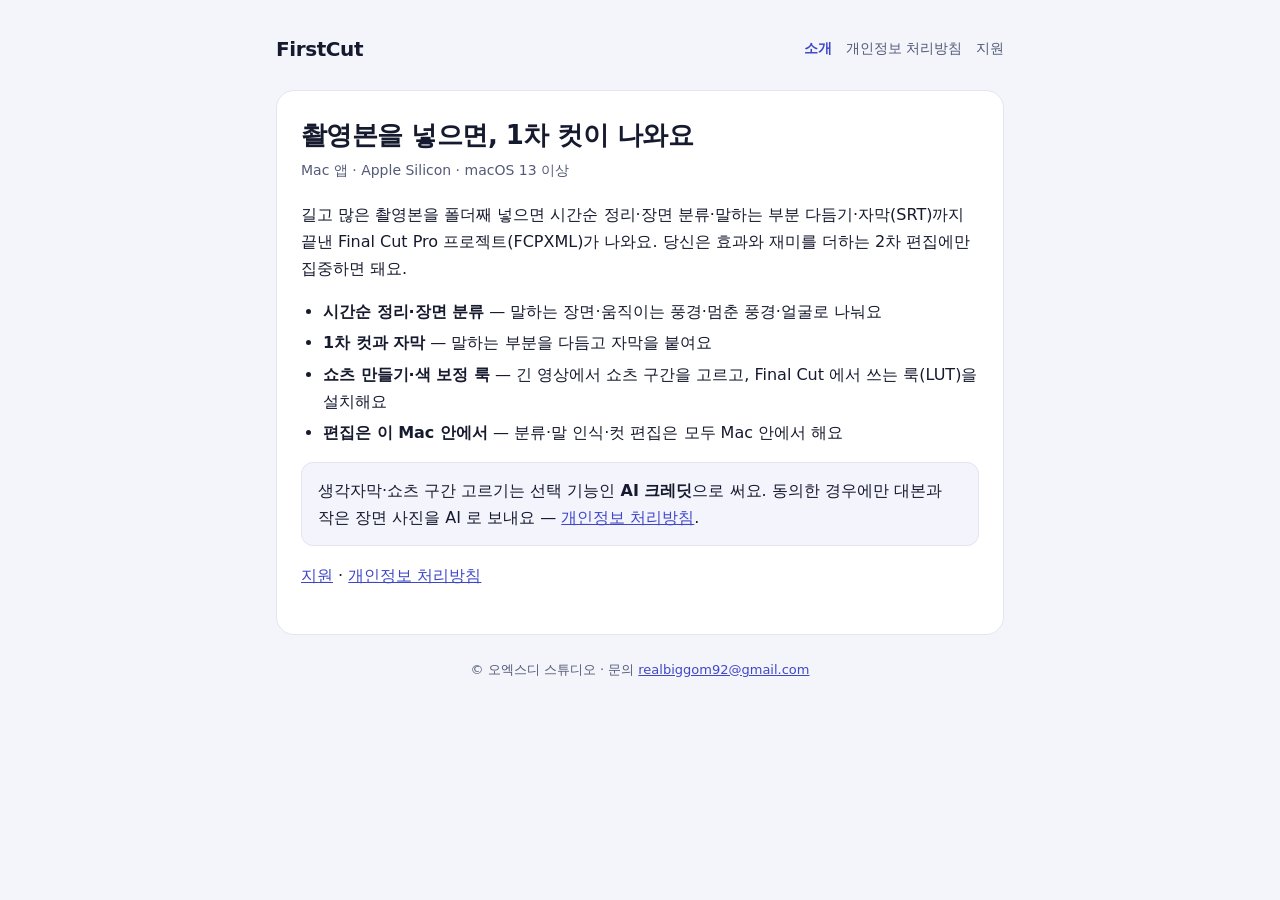
<file: index.html>
<!doctype html>
<html lang="ko">
<head>
<meta charset="utf-8">
<meta name="viewport" content="width=device-width, initial-scale=1">
<title>FirstCut — 촬영본을 넣으면 1차 컷이 나와요</title>
<meta name="description" content="촬영본 폴더를 넣으면 시간순 정리·장면 분류·1차 컷·자막까지 Final Cut 프로젝트로 만들어 주는 Mac 앱">
<link rel="stylesheet" href="style.css">
</head>
<body><div class="wrap">
<header><a class="brand" href="index.html">FirstCut</a>
  <nav><a href="index.html" aria-current="page">소개</a><a href="privacy.html">개인정보 처리방침</a><a href="support.html">지원</a></nav></header>
<main>
<h1>촬영본을 넣으면, 1차 컷이 나와요</h1>
<p class="meta">Mac 앱 · Apple Silicon · macOS 13 이상</p>
<p>길고 많은 촬영본을 폴더째 넣으면 시간순 정리·장면 분류·말하는 부분 다듬기·자막(SRT)까지 끝낸
Final Cut Pro 프로젝트(FCPXML)가 나와요. 당신은 효과와 재미를 더하는 2차 편집에만 집중하면 돼요.</p>
<ul>
  <li><b>시간순 정리·장면 분류</b> — 말하는 장면·움직이는 풍경·멈춘 풍경·얼굴로 나눠요</li>
  <li><b>1차 컷과 자막</b> — 말하는 부분을 다듬고 자막을 붙여요</li>
  <li><b>쇼츠 만들기·색 보정 룩</b> — 긴 영상에서 쇼츠 구간을 고르고, Final Cut 에서 쓰는 룩(LUT)을 설치해요</li>
  <li><b>편집은 이 Mac 안에서</b> — 분류·말 인식·컷 편집은 모두 Mac 안에서 해요</li>
</ul>
<div class="box">생각자막·쇼츠 구간 고르기는 선택 기능인 <b>AI 크레딧</b>으로 써요. 동의한 경우에만 대본과 작은 장면 사진을 AI 로 보내요 —
<a href="privacy.html">개인정보 처리방침</a>.</div>
<p><a href="support.html">지원</a> · <a href="privacy.html">개인정보 처리방침</a></p>
</main>
<footer>© 오엑스디 스튜디오 · 문의 <a href="mailto:realbiggom92@gmail.com">realbiggom92@gmail.com</a></footer>
</div></body>
</html>
</file>
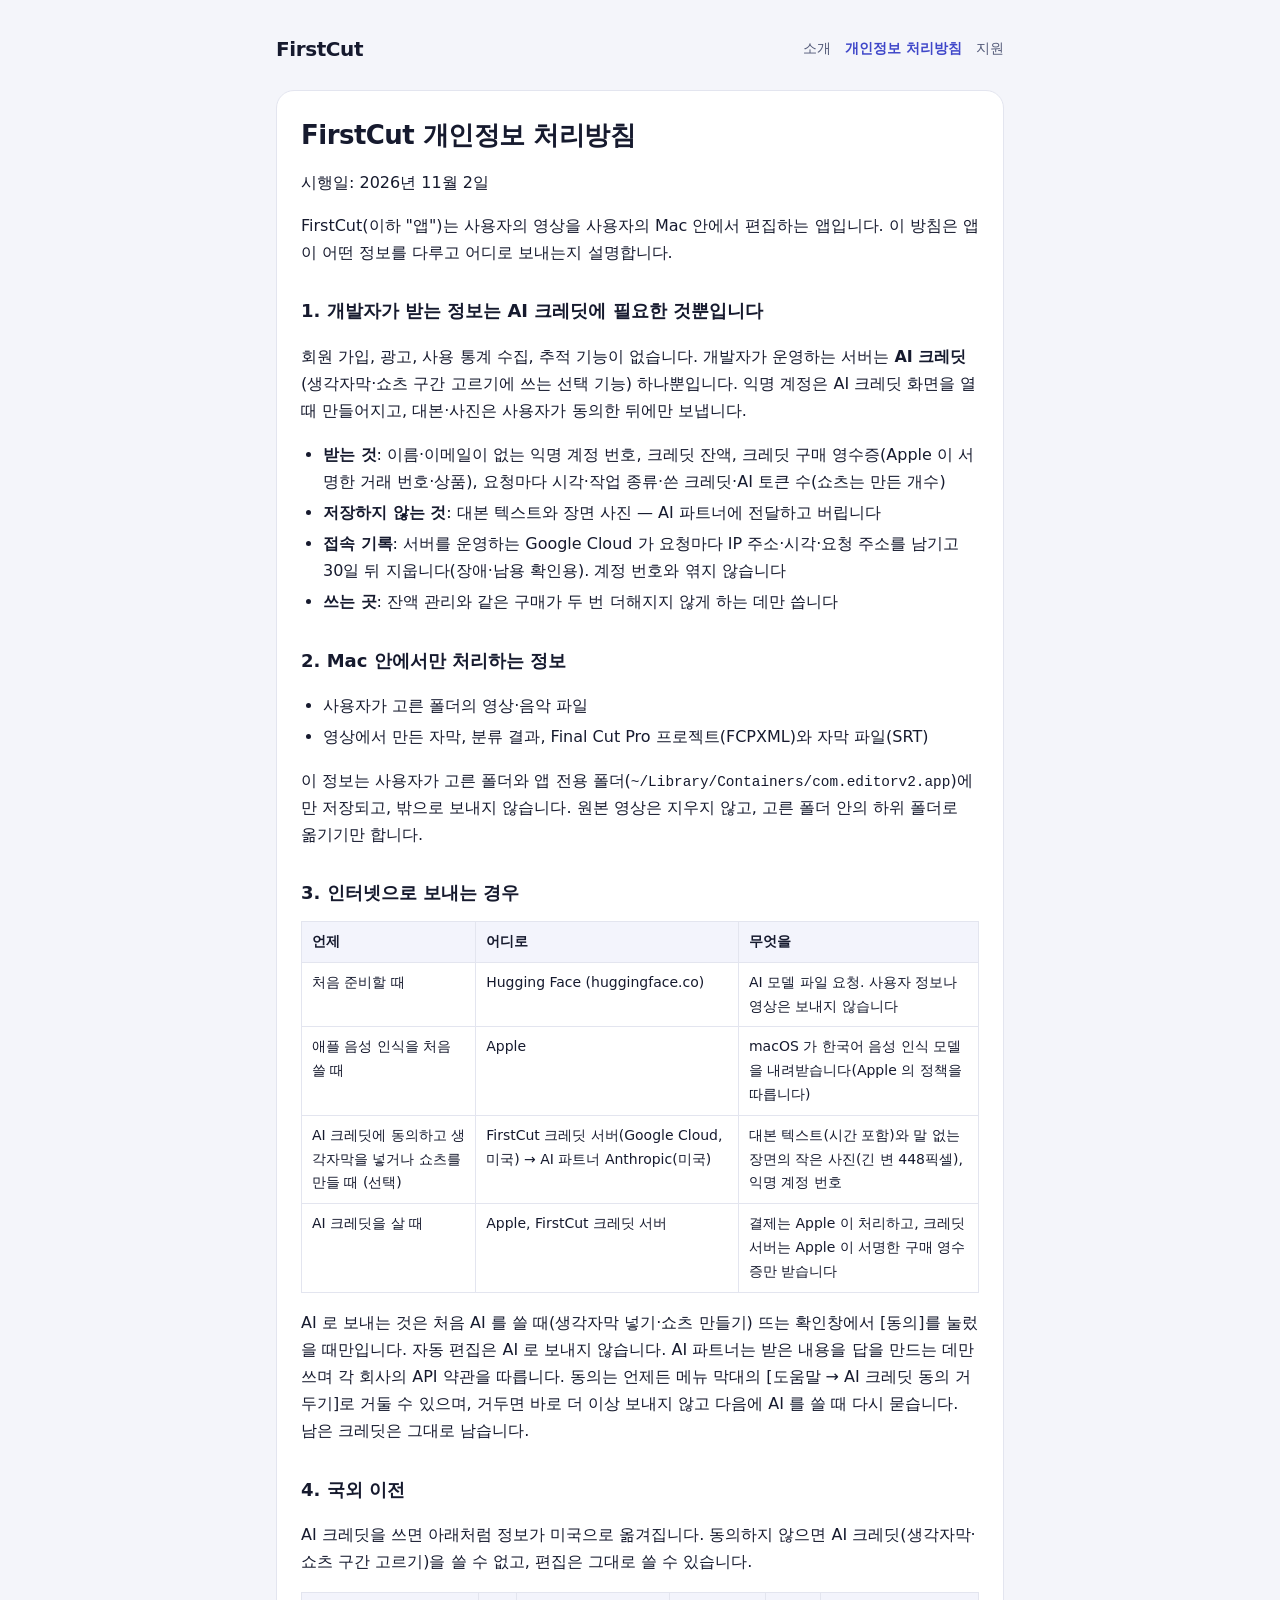
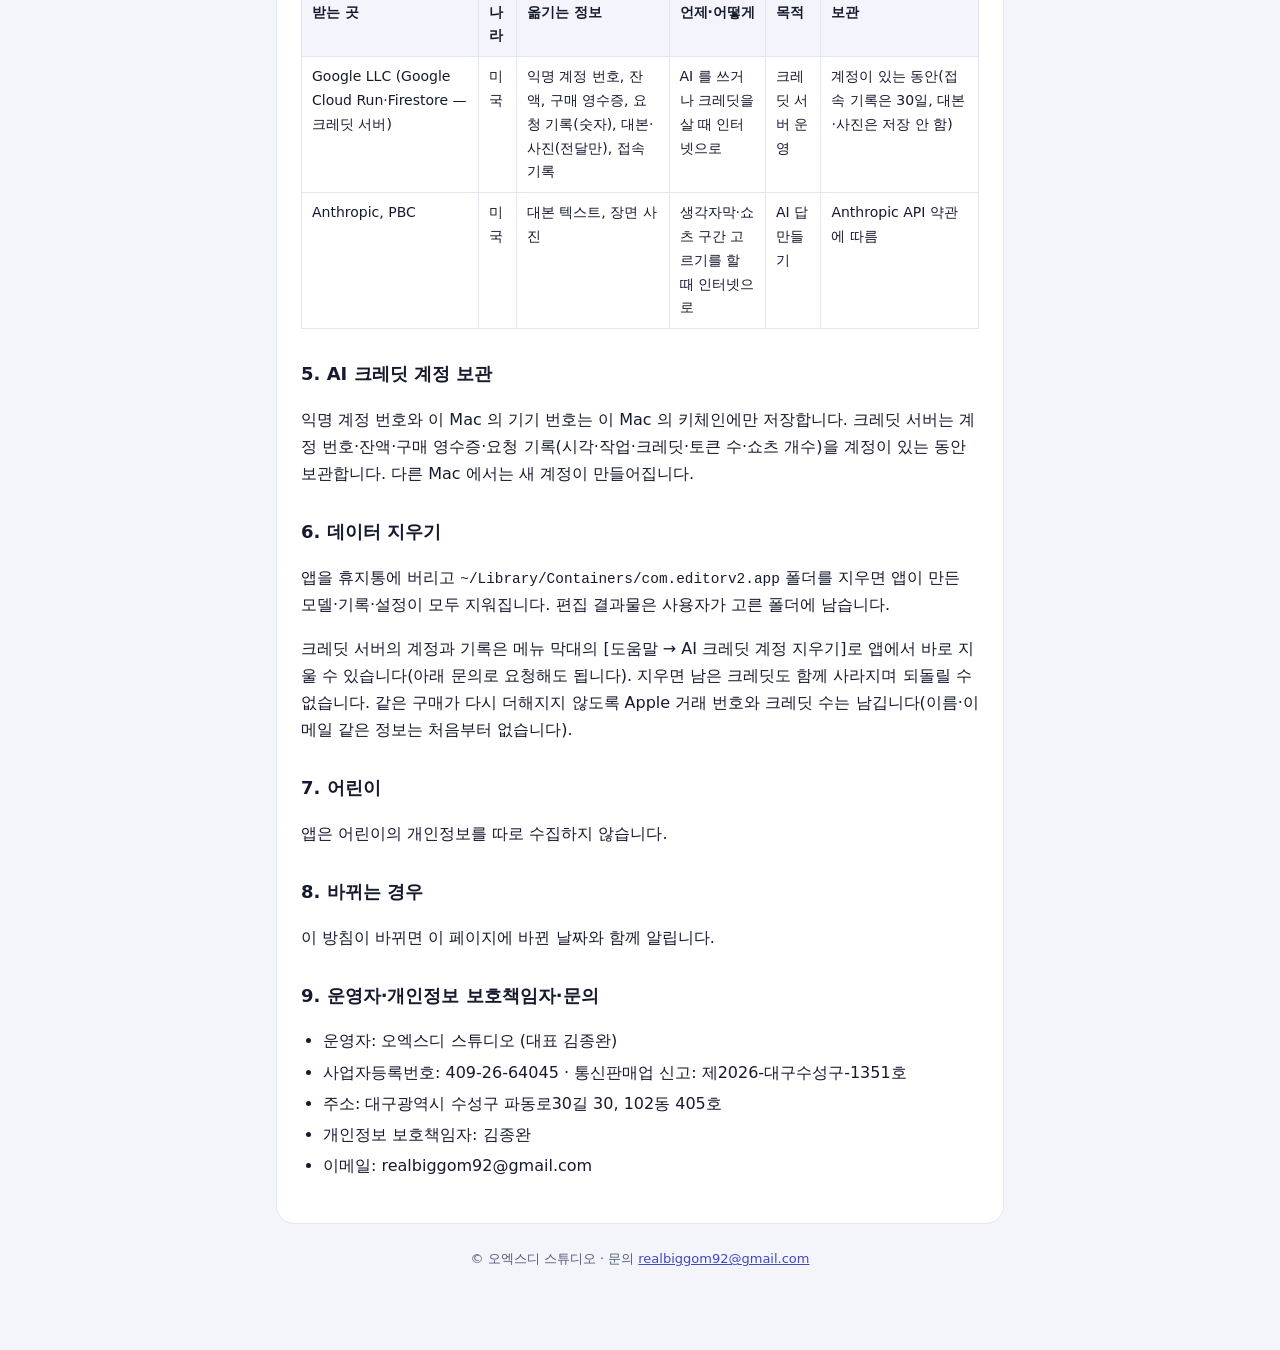
<file: privacy.html>
<!doctype html>
<html lang="ko">
<head>
<meta charset="utf-8">
<meta name="viewport" content="width=device-width, initial-scale=1">
<title>개인정보 처리방침 · FirstCut</title>
<link rel="stylesheet" href="style.css">
</head>
<body><div class="wrap">
<header><a class="brand" href="index.html">FirstCut</a>
  <nav><a href="index.html">소개</a><a href="privacy.html" aria-current="page">개인정보 처리방침</a><a href="support.html">지원</a></nav></header>
<main>
<h1>FirstCut 개인정보 처리방침</h1>
<p>시행일: 2026년 11월 2일</p>
<p>FirstCut(이하 "앱")는 사용자의 영상을 사용자의 Mac 안에서 편집하는 앱입니다. 이 방침은 앱이 어떤 정보를 다루고 어디로 보내는지 설명합니다.</p>
<h2>1. 개발자가 받는 정보는 AI 크레딧에 필요한 것뿐입니다</h2>
<p>회원 가입, 광고, 사용 통계 수집, 추적 기능이 없습니다. 개발자가 운영하는 서버는 <b>AI 크레딧</b>(생각자막·쇼츠 구간 고르기에 쓰는 선택 기능) 하나뿐입니다. 익명 계정은 AI 크레딧 화면을 열 때 만들어지고, 대본·사진은 사용자가 동의한 뒤에만 보냅니다.</p>
<ul><li><b>받는 것</b>: 이름·이메일이 없는 익명 계정 번호, 크레딧 잔액, 크레딧 구매 영수증(Apple 이 서명한 거래 번호·상품), 요청마다 시각·작업 종류·쓴 크레딧·AI 토큰 수(쇼츠는 만든 개수)</li><li><b>저장하지 않는 것</b>: 대본 텍스트와 장면 사진 — AI 파트너에 전달하고 버립니다</li><li><b>접속 기록</b>: 서버를 운영하는 Google Cloud 가 요청마다 IP 주소·시각·요청 주소를 남기고 30일 뒤 지웁니다(장애·남용 확인용). 계정 번호와 엮지 않습니다</li><li><b>쓰는 곳</b>: 잔액 관리와 같은 구매가 두 번 더해지지 않게 하는 데만 씁니다</li></ul>
<h2>2. Mac 안에서만 처리하는 정보</h2>
<ul><li>사용자가 고른 폴더의 영상·음악 파일</li><li>영상에서 만든 자막, 분류 결과, Final Cut Pro 프로젝트(FCPXML)와 자막 파일(SRT)</li></ul>
<p>이 정보는 사용자가 고른 폴더와 앱 전용 폴더(<code>~/Library/Containers/com.editorv2.app</code>)에만 저장되고, 밖으로 보내지 않습니다. 원본 영상은 지우지 않고, 고른 폴더 안의 하위 폴더로 옮기기만 합니다.</p>
<h2>3. 인터넷으로 보내는 경우</h2>
<div class="table"><table><thead><tr><th>언제</th><th>어디로</th><th>무엇을</th></tr></thead><tbody><tr><td>처음 준비할 때</td><td>Hugging Face (huggingface.co)</td><td>AI 모델 파일 요청. 사용자 정보나 영상은 보내지 않습니다</td></tr><tr><td>애플 음성 인식을 처음 쓸 때</td><td>Apple</td><td>macOS 가 한국어 음성 인식 모델을 내려받습니다(Apple 의 정책을 따릅니다)</td></tr><tr><td>AI 크레딧에 동의하고 생각자막을 넣거나 쇼츠를 만들 때 (선택)</td><td>FirstCut 크레딧 서버(Google Cloud, 미국) → AI 파트너 Anthropic(미국)</td><td>대본 텍스트(시간 포함)와 말 없는 장면의 작은 사진(긴 변 448픽셀), 익명 계정 번호</td></tr><tr><td>AI 크레딧을 살 때</td><td>Apple, FirstCut 크레딧 서버</td><td>결제는 Apple 이 처리하고, 크레딧 서버는 Apple 이 서명한 구매 영수증만 받습니다</td></tr></tbody></table></div>
<p>AI 로 보내는 것은 처음 AI 를 쓸 때(생각자막 넣기·쇼츠 만들기) 뜨는 확인창에서 [동의]를 눌렀을 때만입니다. 자동 편집은 AI 로 보내지 않습니다. AI 파트너는 받은 내용을 답을 만드는 데만 쓰며 각 회사의 API 약관을 따릅니다. 동의는 언제든 메뉴 막대의 [도움말 → AI 크레딧 동의 거두기]로 거둘 수 있으며, 거두면 바로 더 이상 보내지 않고 다음에 AI 를 쓸 때 다시 묻습니다. 남은 크레딧은 그대로 남습니다.</p>
<h2>4. 국외 이전</h2>
<p>AI 크레딧을 쓰면 아래처럼 정보가 미국으로 옮겨집니다. 동의하지 않으면 AI 크레딧(생각자막·쇼츠 구간 고르기)을 쓸 수 없고, 편집은 그대로 쓸 수 있습니다.</p>
<div class="table"><table><thead><tr><th>받는 곳</th><th>나라</th><th>옮기는 정보</th><th>언제·어떻게</th><th>목적</th><th>보관</th></tr></thead><tbody><tr><td>Google LLC (Google Cloud Run·Firestore — 크레딧 서버)</td><td>미국</td><td>익명 계정 번호, 잔액, 구매 영수증, 요청 기록(숫자), 대본·사진(전달만), 접속 기록</td><td>AI 를 쓰거나 크레딧을 살 때 인터넷으로</td><td>크레딧 서버 운영</td><td>계정이 있는 동안(접속 기록은 30일, 대본·사진은 저장 안 함)</td></tr><tr><td>Anthropic, PBC</td><td>미국</td><td>대본 텍스트, 장면 사진</td><td>생각자막·쇼츠 구간 고르기를 할 때 인터넷으로</td><td>AI 답 만들기</td><td>Anthropic API 약관에 따름</td></tr></tbody></table></div>
<h2>5. AI 크레딧 계정 보관</h2>
<p>익명 계정 번호와 이 Mac 의 기기 번호는 이 Mac 의 키체인에만 저장합니다. 크레딧 서버는 계정 번호·잔액·구매 영수증·요청 기록(시각·작업·크레딧·토큰 수·쇼츠 개수)을 계정이 있는 동안 보관합니다. 다른 Mac 에서는 새 계정이 만들어집니다.</p>
<h2>6. 데이터 지우기</h2>
<p>앱을 휴지통에 버리고 <code>~/Library/Containers/com.editorv2.app</code> 폴더를 지우면 앱이 만든 모델·기록·설정이 모두 지워집니다. 편집 결과물은 사용자가 고른 폴더에 남습니다.</p>
<p>크레딧 서버의 계정과 기록은 메뉴 막대의 [도움말 → AI 크레딧 계정 지우기]로 앱에서 바로 지울 수 있습니다(아래 문의로 요청해도 됩니다). 지우면 남은 크레딧도 함께 사라지며 되돌릴 수 없습니다. 같은 구매가 다시 더해지지 않도록 Apple 거래 번호와 크레딧 수는 남깁니다(이름·이메일 같은 정보는 처음부터 없습니다).</p>
<h2>7. 어린이</h2>
<p>앱은 어린이의 개인정보를 따로 수집하지 않습니다.</p>
<h2>8. 바뀌는 경우</h2>
<p>이 방침이 바뀌면 이 페이지에 바뀐 날짜와 함께 알립니다.</p>
<h2>9. 운영자·개인정보 보호책임자·문의</h2>
<ul><li>운영자: 오엑스디 스튜디오 (대표 김종완)</li><li>사업자등록번호: 409-26-64045 · 통신판매업 신고: 제2026-대구수성구-1351호</li><li>주소: 대구광역시 수성구 파동로30길 30, 102동 405호</li><li>개인정보 보호책임자: 김종완</li><li>이메일: realbiggom92@gmail.com</li></ul>
</main>
<footer>© 오엑스디 스튜디오 · 문의 <a href="mailto:realbiggom92@gmail.com">realbiggom92@gmail.com</a></footer>
</div></body>
</html>
</file>
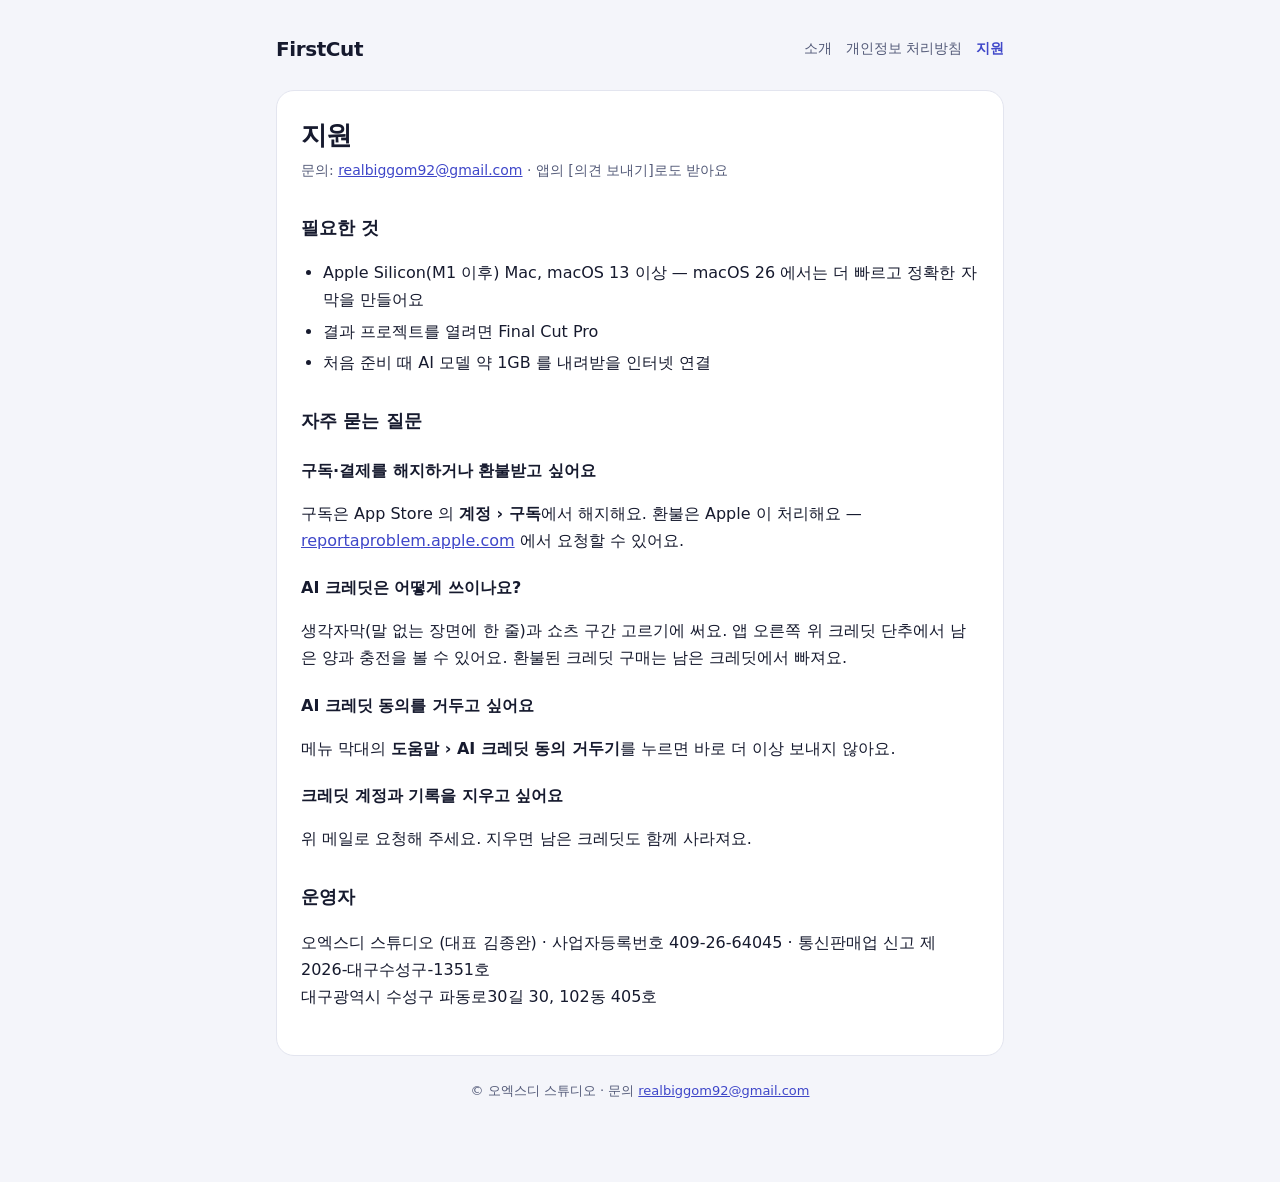
<file: support.html>
<!doctype html>
<html lang="ko">
<head>
<meta charset="utf-8">
<meta name="viewport" content="width=device-width, initial-scale=1">
<title>지원 · FirstCut</title>
<link rel="stylesheet" href="style.css">
</head>
<body><div class="wrap">
<header><a class="brand" href="index.html">FirstCut</a>
  <nav><a href="index.html">소개</a><a href="privacy.html">개인정보 처리방침</a><a href="support.html" aria-current="page">지원</a></nav></header>
<main>
<h1>지원</h1>
<p class="meta">문의: <a href="mailto:realbiggom92@gmail.com">realbiggom92@gmail.com</a> · 앱의 [의견 보내기]로도 받아요</p>

<h2>필요한 것</h2>
<ul>
  <li>Apple Silicon(M1 이후) Mac, macOS 13 이상 — macOS 26 에서는 더 빠르고 정확한 자막을 만들어요</li>
  <li>결과 프로젝트를 열려면 Final Cut Pro</li>
  <li>처음 준비 때 AI 모델 약 1GB 를 내려받을 인터넷 연결</li>
</ul>

<h2>자주 묻는 질문</h2>
<h3>구독·결제를 해지하거나 환불받고 싶어요</h3>
<p>구독은 App Store 의 <b>계정 › 구독</b>에서 해지해요. 환불은 Apple 이 처리해요 —
<a href="https://reportaproblem.apple.com">reportaproblem.apple.com</a> 에서 요청할 수 있어요.</p>
<h3>AI 크레딧은 어떻게 쓰이나요?</h3>
<p>생각자막(말 없는 장면에 한 줄)과 쇼츠 구간 고르기에 써요. 앱 오른쪽 위 크레딧 단추에서 남은 양과 충전을 볼 수 있어요.
환불된 크레딧 구매는 남은 크레딧에서 빠져요.</p>
<h3>AI 크레딧 동의를 거두고 싶어요</h3>
<p>메뉴 막대의 <b>도움말 › AI 크레딧 동의 거두기</b>를 누르면 바로 더 이상 보내지 않아요.</p>
<h3>크레딧 계정과 기록을 지우고 싶어요</h3>
<p>위 메일로 요청해 주세요. 지우면 남은 크레딧도 함께 사라져요.</p>

<h2>운영자</h2>
<p>오엑스디 스튜디오 (대표 김종완) · 사업자등록번호 409-26-64045 · 통신판매업 신고 제2026-대구수성구-1351호<br>
대구광역시 수성구 파동로30길 30, 102동 405호</p>
</main>
<footer>© 오엑스디 스튜디오 · 문의 <a href="mailto:realbiggom92@gmail.com">realbiggom92@gmail.com</a></footer>
</div></body>
</html>
</file>
<file: style.css>
:root { --bg: #f4f5fa; --card: #ffffff; --ink: #161a2e; --muted: #535a78; --accent: #3f47c9; --line: #e3e5ef; color-scheme: light; }
@media (prefers-color-scheme: dark) { :root { --bg: #0d1020; --card: #161a2e; --ink: #eef0fa; --muted: #a4aac6; --accent: #9ea6ff; --line: #262b45; color-scheme: dark; } }
* { box-sizing: border-box; }
body { margin: 0; background: var(--bg); color: var(--ink); font: 16px/1.7 "Apple SD Gothic Neo", Pretendard, system-ui, -apple-system, sans-serif; }
.wrap { max-width: 760px; margin: 0 auto; padding: 32px 16px 80px; }
header { display: flex; align-items: center; justify-content: space-between; gap: 12px; flex-wrap: wrap; margin-bottom: 24px; }
header a.brand { font-weight: 800; font-size: 20px; color: var(--ink); text-decoration: none; letter-spacing: -0.02em; }
nav { display: flex; gap: 14px; flex-wrap: wrap; font-size: 14px; }
nav a { color: var(--muted); text-decoration: none; } nav a[aria-current] { color: var(--accent); font-weight: 700; }
main { background: var(--card); border: 1px solid var(--line); border-radius: 18px; padding: 28px 24px; }
h1 { font-size: 26px; letter-spacing: -0.02em; margin: 0 0 6px; line-height: 1.3; }
h2 { font-size: 18px; margin: 30px 0 8px; } h3 { font-size: 16px; margin: 20px 0 6px; }
.meta { color: var(--muted); font-size: 14px; margin: 0 0 18px; }
a { color: var(--accent); overflow-wrap: anywhere; }
ul, ol { padding-left: 22px; } li { margin: 4px 0; }
.box { border: 1px solid var(--line); border-radius: 12px; padding: 14px 16px; margin: 14px 0; background: color-mix(in srgb, var(--accent) 6%, transparent); }
.table { overflow-x: auto; margin: 12px 0; }
table { border-collapse: collapse; width: 100%; font-size: 14px; }
th, td { border: 1px solid var(--line); padding: 8px 10px; text-align: left; vertical-align: top; }
th { background: color-mix(in srgb, var(--accent) 6%, transparent); }
footer { color: var(--muted); font-size: 13px; text-align: center; margin-top: 24px; }
code { font-family: ui-monospace, "SF Mono", Menlo, monospace; font-size: 0.9em; overflow-wrap: anywhere; }
</file>
